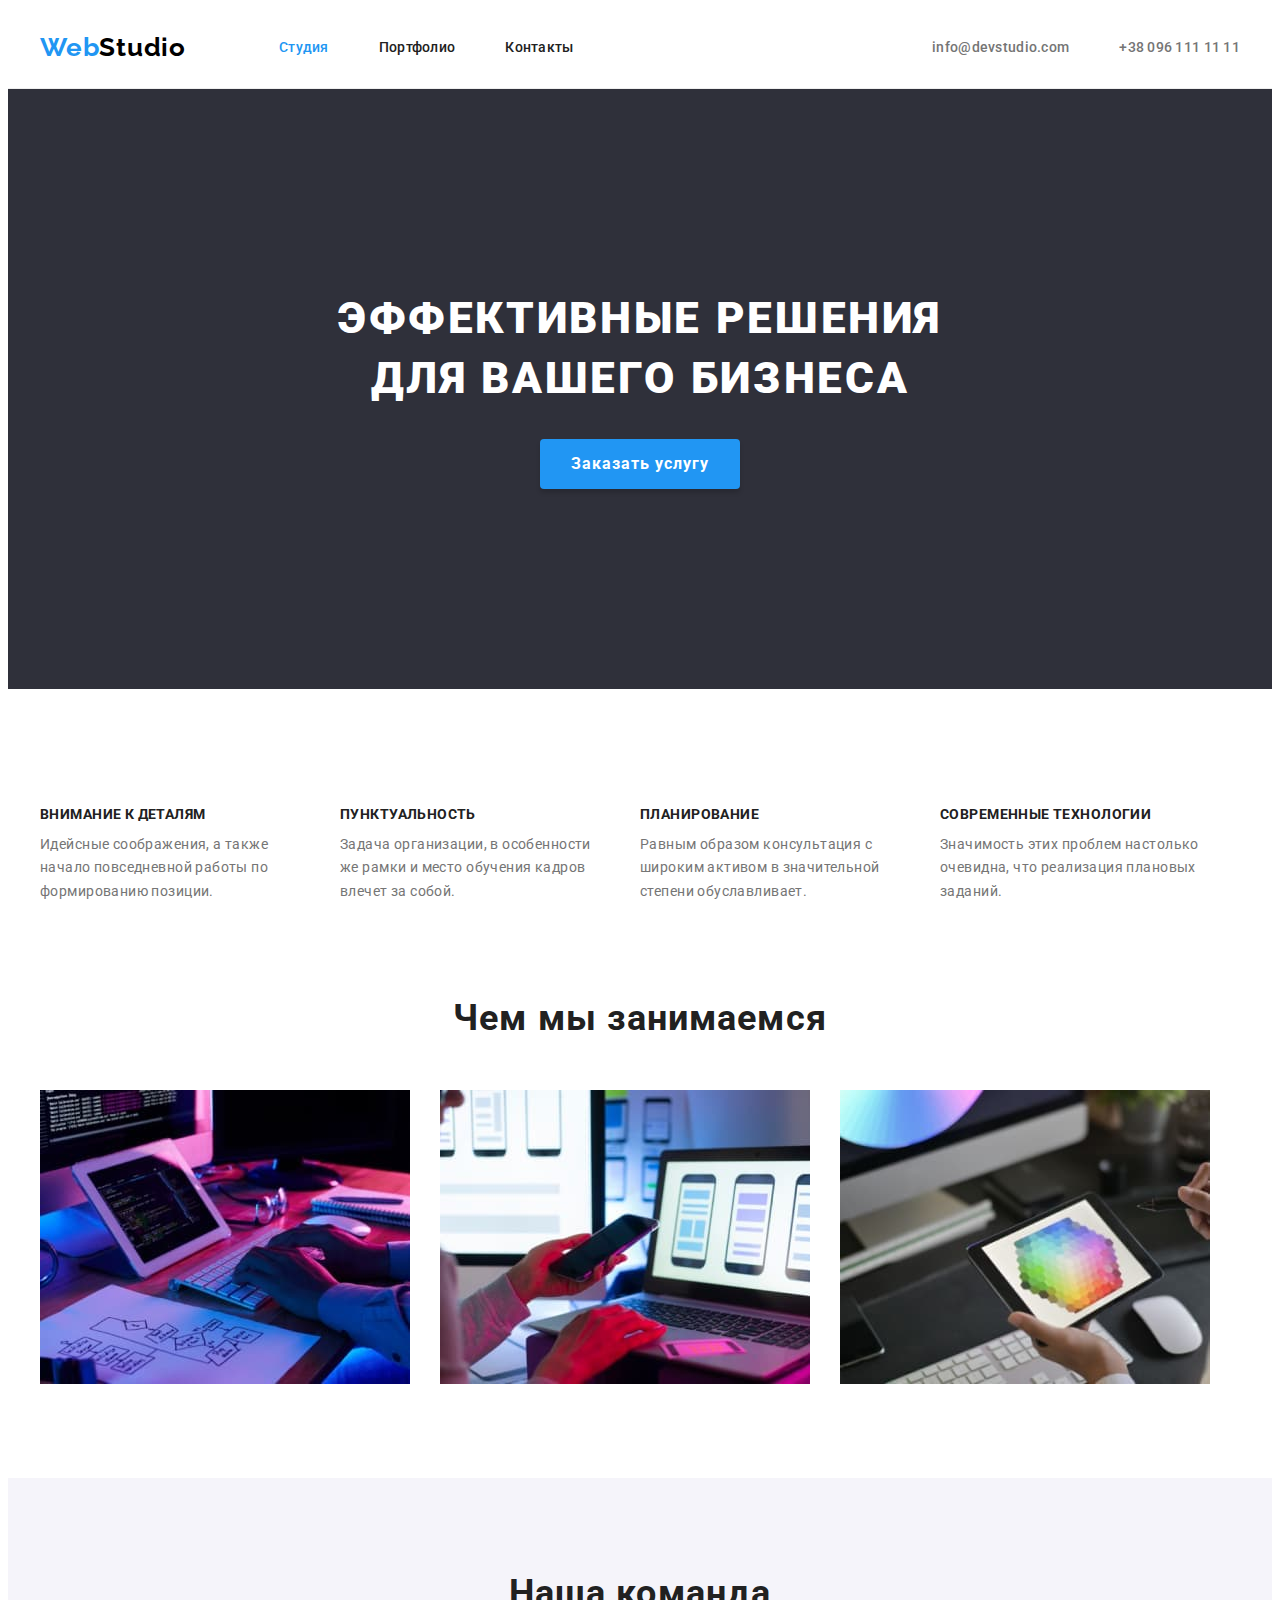
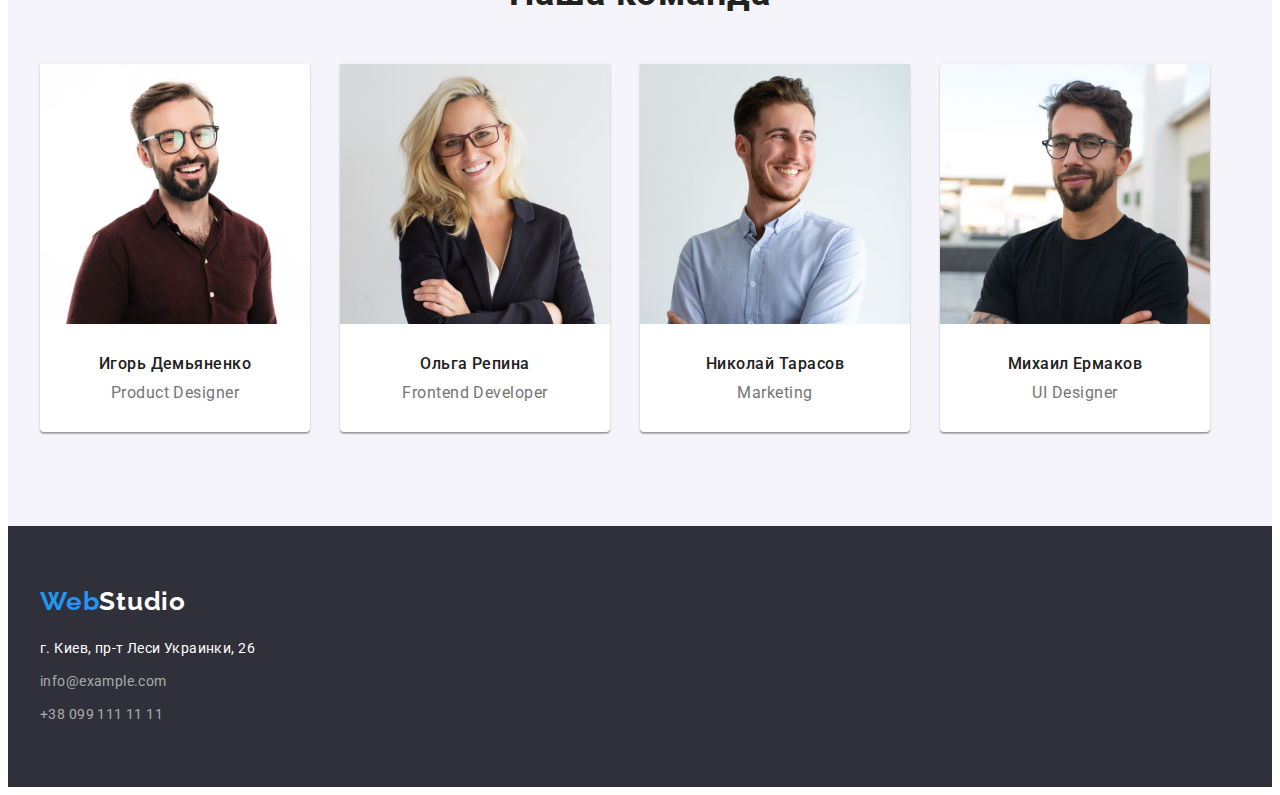
<file: index.html>
<!DOCTYPE html>
<html lang="ru">
  <head>
    <meta charset="UTF-8" />
    <meta http-equiv="X-UA-Compatible" content="IE=edge" />
    <meta name="viewport" content="width=device-width, initial-scale=1.0" />
    <link
      rel="stylesheet"
      href="https://cdnjs.cloudflare.com/ajax/libs/modern-normalize/1.1.0/modern-normalize.min.css"
      integrity="sha512-wpPYUAdjBVSE4KJnH1VR1HeZfpl1ub8YT/NKx4PuQ5NmX2tKuGu6U/JRp5y+Y8XG2tV+wKQpNHVUX03MfMFn9Q=="
      crossorigin="anonymous"
      referrerpolicy="no-referrer"
    />

    <link rel="preconnect" href="https://fonts.googleapis.com" />
    <link rel="preconnect" href="https://fonts.gstatic.com" crossorigin />
    <link
      href="https://fonts.googleapis.com/css2?family=Raleway:wght@700&family=Roboto:wght@400;500;700;900&display=swap"
      rel="stylesheet"
    />
    <title>Студия</title>
    <link class="" rel="stylesheet" href="./css/styles.css" />
  </head>
  <body class="body">
    <!--Контакты-->
    <header class="header">
      <div class="container">
        <a href="" class="logo-link">
          <span class="header-logo-blue">Web</span
          ><span class="header-logo-black">Studio</span>
        </a>

        <nav class="header-nav">
          <ul class="header-list">
            <li class="header-item-list">
              <a class="link current" href="">Студия</a>
            </li>
            <li class="header-item-list">
              <a href="./portfolio.html" class="link">Портфолио</a>
            </li>
            <li class="header-item-list"><a class="link">Контакты</a></li>
          </ul>
        </nav>
        <div class="header-connect">
          <ul class="header-contakts-list">
            <li class="header-item-list">
              <a href="mailto:info@devstudio.com" class="link"
                >info@devstudio.com</a
              >
            </li>
            <li class="header-item-list">
              <a href="tel:+380961111111" class="link">+38 096 111 11 11</a>
            </li>
          </ul>
        </div>
      </div>
    </header>
    <main>
      <section class="hero">
        <div class="container">
          <h1 class="hero-text">Эффективные решения для вашего бизнеса</h1>
          <button class="hero-button" type="button">Заказать услугу</button>
        </div>
      </section>

      <!--Особенности студии-->

      <section class="section">
        <div class="container">
          <h2 class="company-features">Наши особености</h2>
          <ul class="list-work-company">
            <li>
              <h3 class="peculiarity-header">Внимание к деталям</h3>
              <p class="peculiarity-text">
                Идейcные соображения, а также начало повседневной работы по
                формированию позиции.
              </p>
            </li>
            <li>
              <h3 class="peculiarity-header">Пунктуальность</h3>
              <p class="peculiarity-text">
                Задача организации, в особенности же рамки и место обучения
                кадров влечет за собой.
              </p>
            </li>
            <li>
              <h3 class="peculiarity-header">Планирование</h3>
              <p class="peculiarity-text">
                Равным образом консультация с широким активом в значительной
                степени обуславливает.
              </p>
            </li>
            <li>
              <h3 class="peculiarity-header">Современные технологии</h3>
              <p class="peculiarity-text">
                Значимость этих проблем настолько очевидна, что реализация
                плановых заданий.
              </p>
            </li>
          </ul>
        </div>
      </section>

      <!--Чем занимается студия-->

      <section class="section sectionwork">
        <div class="container">
          <h2 class="work-studio">Чем мы занимаемся</h2>
          <ul class="photo-studio">
            <li>
              <img
                src="./images/work-studio-1.jpg"
                alt="пишется код сайта"
                width="370"
              />
            </li>
            <li>
              <img
                src="./images/work-studio-2.jpg"
                alt="создается интерфейс"
                width="370"
              />
            </li>
            <li>
              <img
                src="./images/work-studio-3.jpg"
                alt="подбирается цвет"
                width="370"
              />
            </li>
          </ul>
        </div>
      </section>

      <!--Команда студии-->

      <section class="section command">
        <div class="container">
          <h2 class="command-header">Наша команда</h2>

          <ul class="list-command">
            <li class="list-command-border">
              <img src="./images/img-1.jpg" alt="Фото сотрудника" width="270" />
              <h3 class="name-works">Игорь Демьяненко</h3>
              <p class="profession-works">Product Designer</p>
            </li>
            <li class="list-command-border">
              <img src="./images/img-2.jpg" alt="Фото сотрудника" width="270" />
              <h3 class="name-works">Ольга Репина</h3>
              <p class="profession-works">Frontend Developer</p>
            </li>
            <li class="list-command-border">
              <img src="./images/img-3.jpg" alt="Фото сотрудника" width="270" />
              <h3 class="name-works">Николай Тарасов</h3>
              <p class="profession-works">Marketing</p>
            </li>
            <li class="list-command-border">
              <img src="./images/img-4.jpg" alt="Фото сотрудника" width="270" />
              <h3 class="name-works">Михаил Ермаков</h3>
              <p class="profession-works">UI Designer</p>
            </li>
          </ul>
        </div>
      </section>

      <!--Адрес студии-->
    </main>

    <footer class="footer">
      <div class="container">
        <a href="" class="logo-footer"
          ><span class="footer-logo-blue">Web</span
          ><span class="footer-logo-white">Studio</span></a
        >

        <address class="footer-text">
          <ul class="footer-contacts">
            <li>
              <p class="footer-address">г. Киев, пр-т Леси Украинки, 26</p>
            </li>
            <li class="footer-contacts-list mail">
              <a href="mailto:info@example.com" class="link"
                >info@example.com</a
              >
            </li>
            <li class="footer-contacts-list tel">
              <a href="tel:+380991111111" class="link">+38 099 111 11 11</a>
            </li>
          </ul>
        </address>
      </div>
    </footer>
  </body>
</html>
</file>
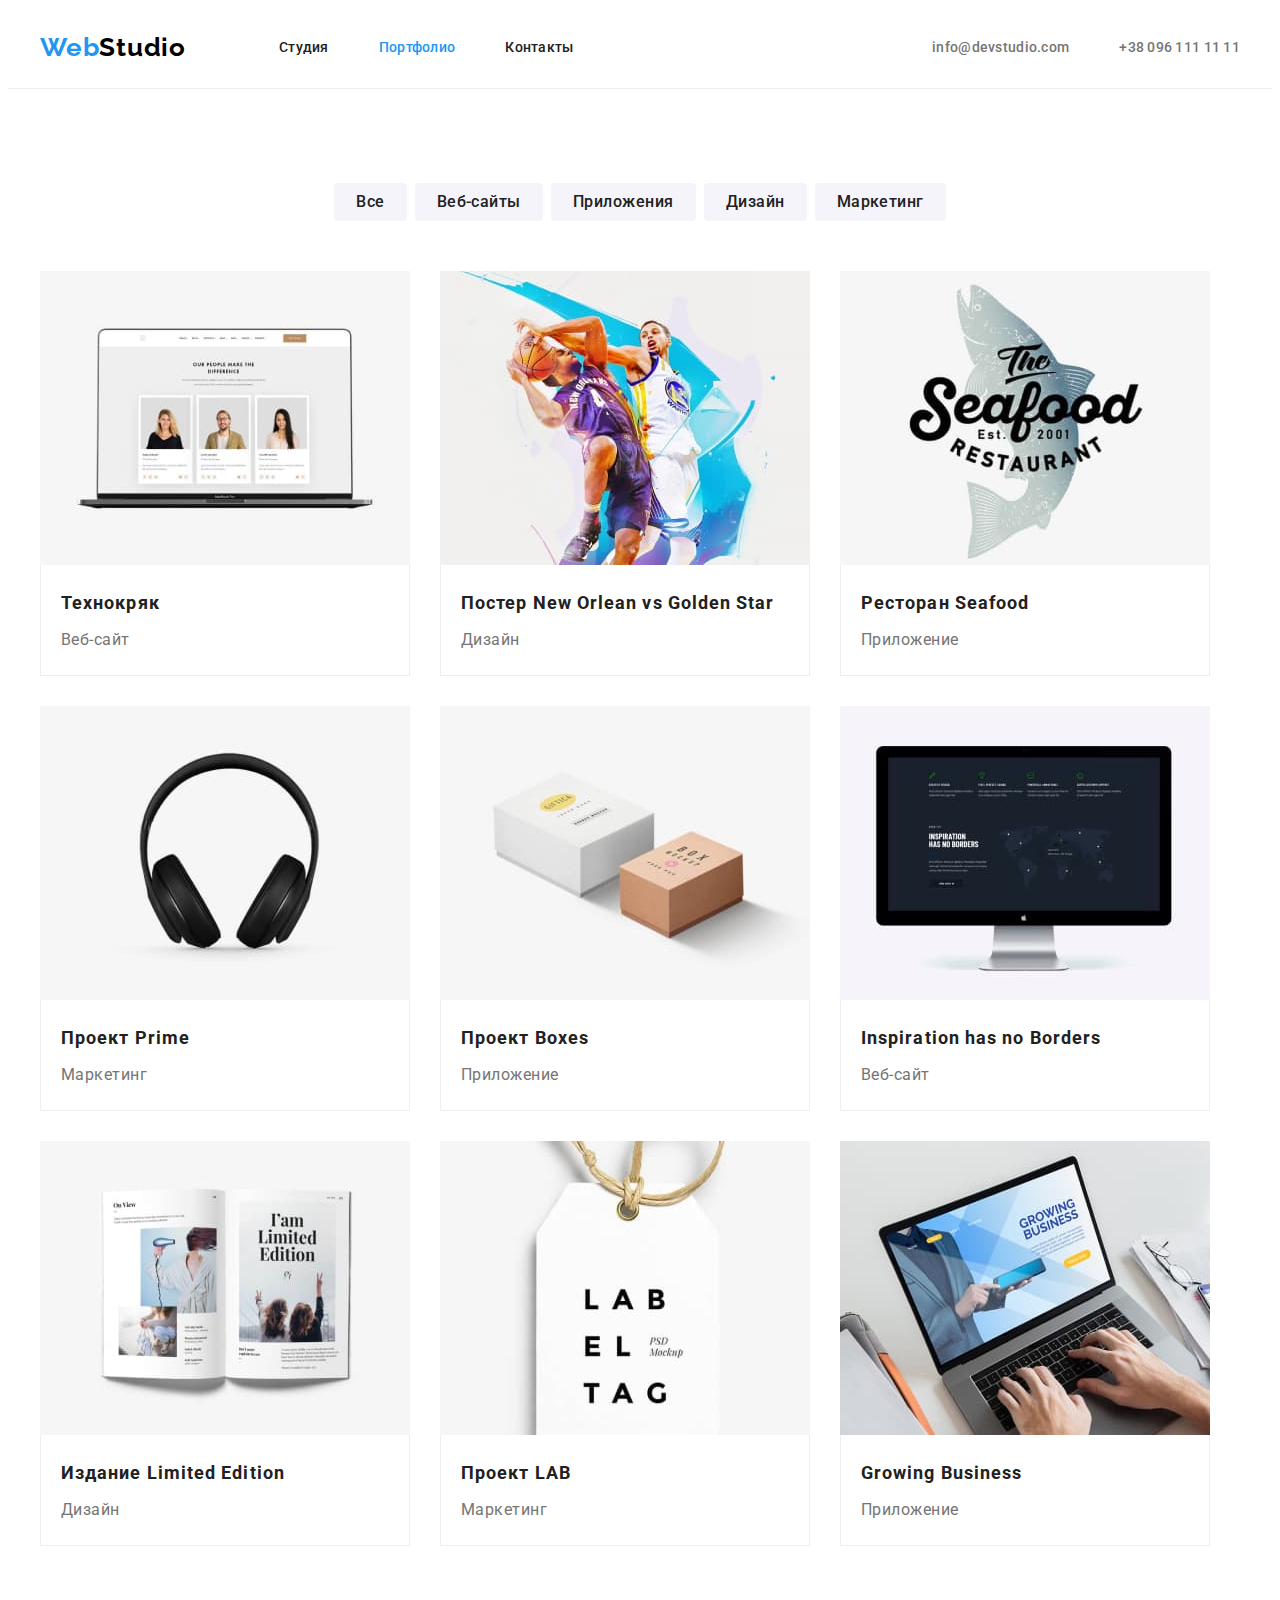
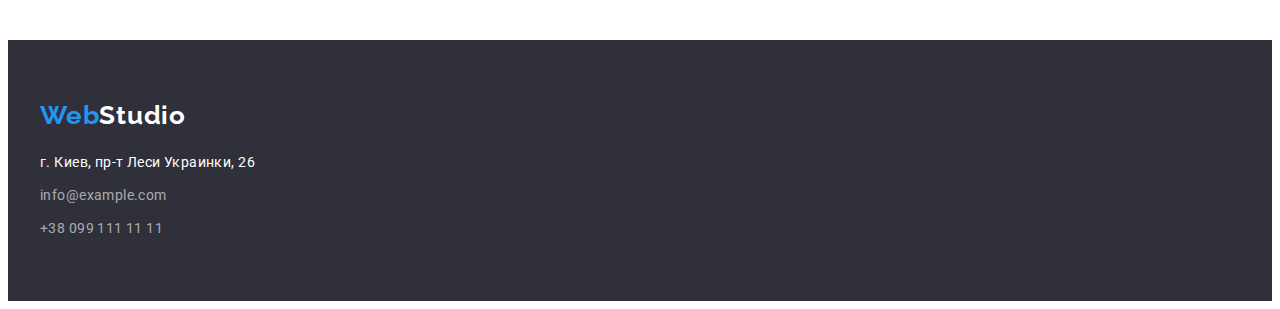
<file: portfolio.html>
<!DOCTYPE html>
<html lang="ru">
  <head>
    <meta charset="UTF-8" />
    <meta http-equiv="X-UA-Compatible" content="IE=edge" />
    <meta name="viewport" content="width=device-width, initial-scale=1.0" />
    <link rel="stylesheet" href="https://cdnjs.cloudflare.com/ajax/libs/modern-normalize/1.1.0/modern-normalize.min.css"
      integrity="sha512-wpPYUAdjBVSE4KJnH1VR1HeZfpl1ub8YT/NKx4PuQ5NmX2tKuGu6U/JRp5y+Y8XG2tV+wKQpNHVUX03MfMFn9Q=="
      crossorigin="anonymous" referrerpolicy="no-referrer" />
    
    <link rel="preconnect" href="https://fonts.googleapis.com" />
    <link rel="preconnect" href="https://fonts.gstatic.com" crossorigin />
    <link
      href="https://fonts.googleapis.com/css2?family=Raleway:wght@700&family=Roboto:wght@400;500;700;900&display=swap"
      rel="stylesheet"
    />
    <title>Портфолио</title>
    <link rel="stylesheet" href="./css/styles.css" />
  </head>
  <body class="body">
    <!--Контакты-->
    <header class="header">
      <div class="container">
        <a href="" class="logo-link">
          <span class="header-logo-blue">Web</span
          ><span class="header-logo-black">Studio</span>
        </a>
        <nav class="header-nav">
          <ul class="header-list">
            <li class="header-item-list">
              <a href="./index.html" class="link">Студия</a>
            </li>
            <li class="header-item-list">
              <a class="link current">Портфолио</a>
            </li>
            <li class="header-item-list"><a class="link">Контакты</a></li>
          </ul>
        </nav>
        <div class="header-connect">
          <ul class="header-contakts-list">
            <li class="header-item-list">
              <a href=" mailto:info@devstudio.com" class="link"
                >info@devstudio.com</a
              >
            </li>
            <li class="header-item-list">
              <a href="tel:+380961111111" class="link">+38 096 111 11 11</a>
            </li>
          </ul>
        </div>
      </div>
    </header>

    <!--Портфолио-->

    <main>
      <section class="section">
        <div class="container">
          <ul class="list-filters">
            <li><button class="button-filter" type="button">Все</button></li>
            <li>
              <button class="button-filter" type="button">Веб-сайты</button>
            </li>
            <li>
              <button class="button-filter" type="button">Приложения</button>
            </li>
            <li><button class="button-filter" type="button">Дизайн</button></li>
            <li>
              <button class="button-filter" type="button">Маркетинг</button>
            </li>
          </ul>
          <ul class="list-portfolio">
            <li>
              <a href class="link">
                <img src="./images/pepople.jpg" alt="Технокряк" width="370" />
                <div class="text-box">
                <h3 class="header-portfolio">Технокряк</h3>
                <p class="text-portfolio">Веб-сайт</p></a
              ></div>
            </li>
            <li>
              <a href class="link"
                ><img
                  src="./images/new-orlean.jpg"
                  alt="Постер баскетбольной команды"
                  width="370"
                />
                <div class="text-box">
                <h3 class="header-portfolio">
                  Постер New Orlean vs Golden Star
                </h3>
                <p class="text-portfolio">Дизайн</p></a
              ></div>
            </li>
            <li>
              <a href class="link"
                ><img
                  src="./images/seafood.jpg"
                  alt="Название ресторана"
                  width="370"
                />
                <div class="text-box">
                <h3 class="header-portfolio">Ресторан Seafood</h3>
                <p class="text-portfolio">Приложение</p></a
              ></div>
            </li>
            <li>
              <a href class="link">
                <img src="./images/prime.jpg" alt="Наушники" width="370" />
                <div class="text-box">
                <h3 class="header-portfolio">Проект Prime</h3>
                <p class="text-portfolio">Маркетинг</p></a
              ></div>
            </li>
            <li>
              <a href class="link"
                ><img src="./images/boxes.jpg" alt="Коробки" width="370" />
                <div class="text-box">
                <h3 class="header-portfolio">Проект Boxes</h3>
                <p class="text-portfolio">Приложение</p></a
              ></div>
            </li>
            <li>
              <a href class="link"
                ><img src="./images/borders.jpg" alt="Монитор" width="370" />
                <div class="text-box">
                <h3 class="header-portfolio">Inspiration has no Borders</h3>
                <p class="text-portfolio">Веб-сайт</p></a
              ></div>
            </li>
            <li>
              <a href class="link"
                ><img
                  src="./images/limited-edition.jpg"
                  alt="Книга"
                  width="370"
                />
                <div class="text-box">
                <h3 class="header-portfolio">Издание Limited Edition</h3>
                <p class="text-portfolio">Дизайн</p></a
              ></div>
            </li>
            <li>
              <a href class="link"
                ><img src="./images/lab-el-tag.jpg" alt="Проект" width="370" />
                <div class="text-box">
                <h3 class="header-portfolio">Проект LAB</h3>
                <p class="text-portfolio">Маркетинг</p></a
              ></div>
            </li>
            <li>
              <a href class="link"
                ><img  
                  src="./images/growing-business.jpg"
                  alt="Ноутбук"
                  width="370"
                />
                <div class="text-box">
                <h3 class="header-portfolio">Growing Business</h3>
                <p class="text-portfolio">Приложение</p></a
              ></div>
            </li>
          </ul>
        </div>
      </section>
    </main>

    <footer class="footer">
      <div class="container">
        <a href="" class="logo-footer"
          ><span class="footer-logo-blue">Web</span
          ><span class="footer-logo-white">Studio</span></a
        >

        <address class="footer-text">
          
            <p class="footer-address">г. Киев, пр-т Леси Украинки, 26</p>
            <ul class="footer-contacts">
            <li class="footer-contacts-list mail">
              <a href="mailto:info@example.com" class="link"
                >info@example.com</a
              >
            </li>
            <li class="footer-contacts-list tel">
              <a href="tel:+380991111111" class="link">+38 099 111 11 11</a>
            </li>
          </ul>
        </address>
      </div>
    </footer>
  </body>
</html>
</file>
<file: css/styles.css>
.body {
  font-family: "Roboto", sans-serif;
  color: var(--title-text-color);
  background-color: var(--primary-white-color);
  font-size: 14px;
  font-style: normal;
  letter-spacing: 0.03em;
}

img {
  display: block;
}

:root {
  --border-bottom-color: #ececec;
  --border-box: #eeeeee;
  --gray-bgr-color: #2f303a;
  --primary-black-color: #000000;
  --title-text-color: #212121;
  --accent-color: #2196f3;
  --primary-white-color: #ffffff;
  --gray-text-color: #757575;
  --command-bgr-color: #f5f4fa;
}

P,
h1,
h2,
h3,
h4,
h5,
h6 {
  margin: 0;
}

ul {
  margin: 0;
  padding-left: 0;
  list-style-type: none;
}

.container {
  width: 1200px;
  padding-left: 15px;
  padding-right: 15px;
  margin: 0 auto;
}

.section {
  padding-top: 94px;
  padding-bottom: 94px;
}

.link {
  text-decoration: none;
  color: inherit;
}
/* WebStudio logo*/

.logo-link {
  font-family: "Raleway";
  font-style: normal;
  font-weight: 700;
  font-size: 26px;
  line-height: 1.19;
  letter-spacing: 0.03em;
  text-decoration: none;
  background: var(--primary-white-color);
  margin-right: 93px;
  padding-top: 24px;
  padding-bottom: 25px;
}

.header-logo-blue {
  color: var(--accent-color);
}

.header-logo-black {
  color: var(--primary-black-color);
}

/* Header */

.header {
  border-bottom: 1px solid var(--border-box);
}

.link:hover,
.link:focus,
.current {
  color: var(--accent-color);
  padding-top: 32px;
  padding-bottom: 32px;
}

.header .container {
  display: flex;
  align-items: center;
}

.header-list {
  font-weight: 500;
  font-size: 14px;
  line-height: 1.14;
  letter-spacing: 0.02em;
  list-style-type: none;
  display: flex;
  align-items: center;
}

.header-contakts-list {
  font-weight: 500;
  font-size: 14px;
  line-height: 1.14;
  letter-spacing: 0.02em;
  list-style-type: none;
  color: var(--gray-text-color);
  display: flex;
  align-items: center;
}

.header-item-list:not(:last-child) {
  margin-right: 50px;
}

.header-connect {
  margin-left: auto;
}

/* hero*/

.hero-button {
  font-family: Roboto, sans-serif;
  font-style: normal;
  width: 200px;
  height: 50px;
  font-family: inherit;
  letter-spacing: 0.06em;
  font-weight: 700;
  font-size: 16px;
  line-height: 1.87;
  background: var(--accent-color);
  box-shadow: 0px 4px 4px rgba(0, 0, 0, 0.15);
  border-radius: 4px;
  color: var(--primary-white-color);
  border: none;
  min-width: 200px;
  height: 50px;
}

.hero-button:hover,
.hero-button:focus {
  cursor: pointer;
  color: var(--primary-white-color);
  background-color: var(--accent-color);
}

.hero {
  background-color: var(--gray-bgr-color);
  padding-top: 200px;
  padding-bottom: 200px;
  text-align: center;
}

.hero-text {
  font-family: "Roboto";
  font-style: normal;
  font-weight: 900;
  font-size: 44px;
  line-height: 1.36;
  letter-spacing: 0.06em;
  width: 696px;
  margin: 0px auto 30px auto;
  color: var(--primary-white-color);
  text-transform: uppercase;
}

/*company features*/

.list-work-company {
  list-style-type: none;
  display: flex;
  flex-wrap: wrap;
  gap: 30px;
}

.company-features {
  visibility: hidden;
}

.peculiarity-header {
  color: var(--title-text-color);
  text-decoration: none;
  list-style-type: none;
  text-transform: uppercase;
  font-family: "Roboto";
  font-style: normal;
  font-weight: 700;
  line-height: 1.14;
  font-size: 14px;
  letter-spacing: 0.03em;
  margin-bottom: 10px;
}

.peculiarity-text {
  color: var(--gray-text-color);
  font-family: "Roboto";
  font-style: normal;
  font-weight: 400;
  font-size: 14px;
  line-height: 1.71;
  letter-spacing: 0.03em;
  max-width: 270px;
}

/*work-studio*/

section.sectionwork {
  padding-top: 0;
}

.work-studio {
  font-family: "Roboto";
  font-style: normal;
  font-weight: 700;
  font-size: 36px;
  line-height: 1.16;
  color: var(--title-text-color);
  letter-spacing: 0.03em;
  text-align: center;
}

.photo-studio {
  list-style-type: none;
  display: flex;
  flex-wrap: wrap;
  margin-top: 50px;
  gap: 30px;
}

/*Works company*/

.command {
  background-color: var(--command-bgr-color);
}

.command-header {
  font-family: "Roboto";
  font-style: normal;
  font-weight: 700;
  font-size: 36px;
  line-height: 1.17;
  letter-spacing: 0.03em;
  color: var(--title-text-color);
  text-align: center;
}
.list-command {
  list-style-type: none;
  display: flex;
  flex-wrap: wrap;
  margin-top: 50px;
  gap: 30px;
}

.list-command-border {
  background: var(--primary-white-color);
  box-shadow: 0px 1px 3px rgba(0, 0, 0, 0.12), 0px 1px 1px rgba(0, 0, 0, 0.14),
    0px 2px 1px rgba(0, 0, 0, 0.2);
  border-radius: 0px 0px 4px 4px;
}

.name-works {
  font-family: "Roboto";
  font-style: normal;
  font-weight: 500;
  font-size: 16px;
  line-height: 1.19;
  letter-spacing: 0.03em;
  margin-top: 30px;
  margin-bottom: 10px;
  text-align: center;
  color: var(--title-text-color);
}

.profession-works {
  font-family: "Roboto";
  font-style: normal;
  font-size: 16px;
  line-height: 1.19;
  letter-spacing: 0.03em;
  font-weight: 400;
  margin-top: 10px;
  margin-bottom: 30px;
  text-align: center;
  color: var(--gray-text-color);
}

/* portfolio company*/

.list-filters {
  display: flex;
  justify-content: center;
  flex-wrap: wrap;
  gap: 8px;
  margin-bottom: 50px;
}

.button-filter {
  font-weight: 500;
  font-size: 16px;
  line-height: 1.63;
  font-family: "Roboto";
  text-align: center;
  letter-spacing: 0.03em;
  color: var(--title-text-color);
  letter-spacing: 0.03em;
  background: #f5f4fa;
  border-radius: 4px;
  border: none;
  cursor: pointer;
  padding: 6px 22px;
}

.button-filter:hover,
.button-filter:focus {
  cursor: pointer;
  color: var(--primary-white-color);
  background-color: var(--accent-color);
}

.list-portfolio {
  list-style-type: none;
  text-decoration: none;
  display: flex;
  flex-wrap: wrap;
  text-align: center;
}

.list-portfolio li:not(:nth-last-child(-n + 3)) {
  margin-bottom: 30px;
}

.list-portfolio li:not(:nth-of-type(3n)) {
  margin-right: 30px;
}

.header-portfolio {
  text-decoration: none;
  font-weight: 700;
  font-size: 18px;
  line-height: 2;
  letter-spacing: 0.06em;
  color: var(--title-text-color);
  text-align: left;
  vertical-align: top;
  margin-top: 0px;
  margin-bottom: 4px;
}

.text-portfolio {
  text-decoration: none;
  font-weight: 400;
  font-size: 16px;
  line-height: 1.88;
  letter-spacing: 0.03em;
  color: var(--gray-text-color);
  text-align: left;
  vertical-align: top;
  margin: 0px;
}
.text-box {
  padding: 20px 20px;
  border-right: 1px solid var(--border-box);
  border-bottom: 1px solid var(--border-box);
  border-left: 1px solid var(--border-box);
}
/* footer */

.footer {
  background: var(--gray-bgr-color);

  padding-top: 60px;
  padding-bottom: 60px;
}

.logo-footer {
  font-family: "Raleway";
  font-style: normal;
  font-weight: 700;
  font-size: 26px;
  line-height: 1.19;
  letter-spacing: 0.03em;
  text-decoration: none;
}

.footer-logo-blue {
  color: var(--accent-color);
}

.footer-logo-white {
  color: var(--primary-white-color);
}

.footer-text {
  font-style: normal;
  margin-top: 20px;
}
.footer-address {
  font-family: "Roboto";
  font-style: normal;
  font-weight: 400;
  font-size: 14px;
  line-height: 1.71;
  letter-spacing: 0.03em;
  color: var(--primary-white-color);
  margin-bottom: 9px;
}

.footer-contacts {
  font-family: "Roboto";
  font-style: normal;
  font-weight: 400;
  font-size: 14px;
  line-height: 1.71;
  letter-spacing: 0.03em;
  color: rgba(255, 255, 255, 0.6);
  list-style-type: none;
  text-decoration: none;
}

li.mail {
  margin-top: 9px;
  margin-bottom: 9px;
}
</file>
